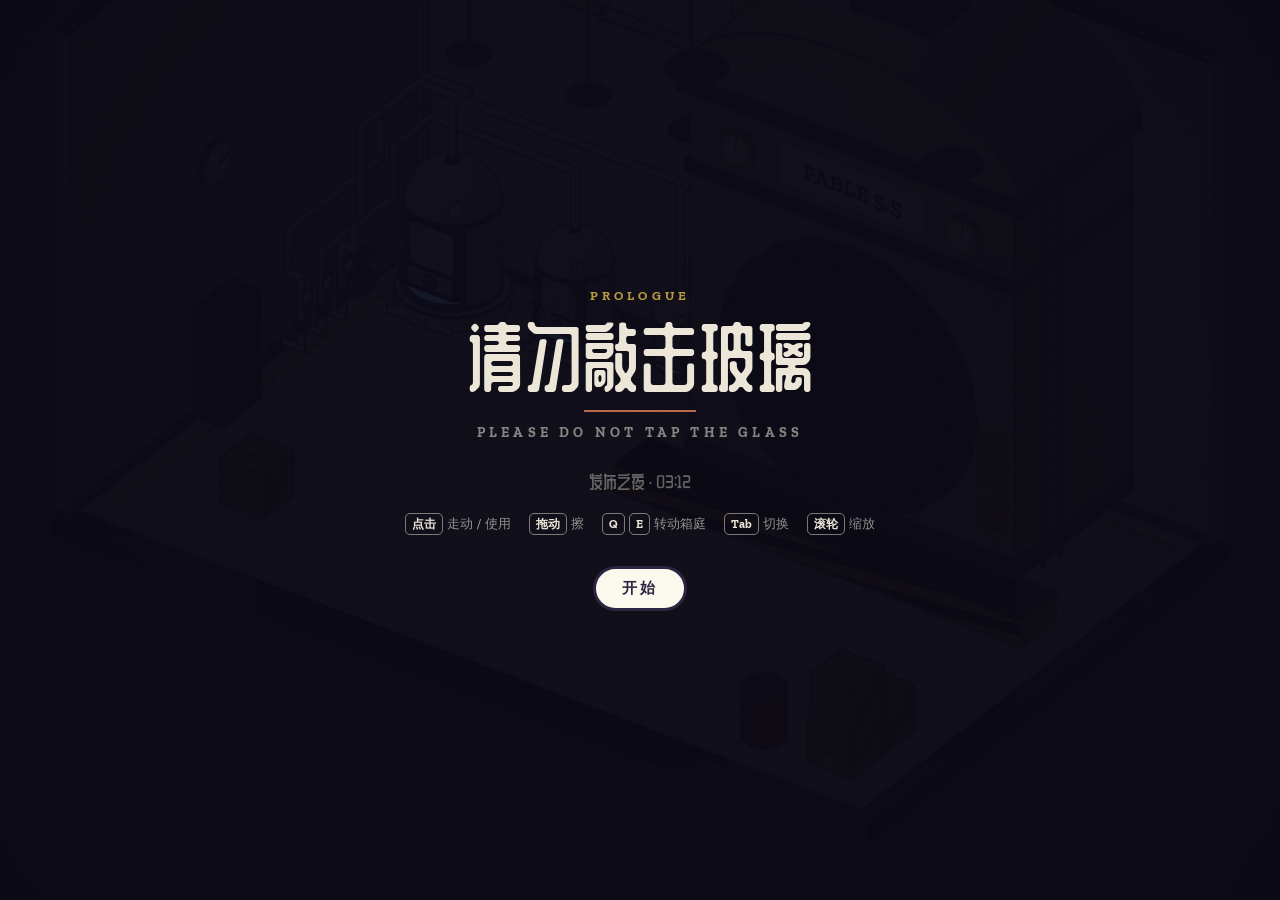
<file: index.html>
<!doctype html>
<html lang="zh-CN">
<head>
<meta charset="utf-8">
<meta name="viewport" content="width=device-width, initial-scale=1, viewport-fit=cover">
<title>请勿敲击玻璃</title>
<meta name="claude:viewport-fit-sides" content="cover">
<link rel="stylesheet" href="src/diorama/game.css">
</head>
<body>
<div id="stage" aria-label="实验室箱庭"></div>

<div class="hud-tl" id="hud-tl" hidden>
  <section class="todo" id="todo" aria-label="Opus 的清单">
    <h2>TO-DO</h2>
    <ol></ol>
  </section>
</div>
<div class="hud-bl" id="who" hidden></div>
<div class="hud-br" id="hud-br" hidden>
  <button class="btn" id="rot-l" aria-label="向左转动箱庭"><svg viewBox="0 0 24 24" fill="none" stroke="currentColor" stroke-width="2.4" stroke-linecap="round" stroke-linejoin="round"><path d="M4 12a8 8 0 1 0 2.5-5.8"/><path d="M4 4v4h4"/></svg></button>
  <button class="btn" id="rot-r" aria-label="向右转动箱庭"><svg viewBox="0 0 24 24" fill="none" stroke="currentColor" stroke-width="2.4" stroke-linecap="round" stroke-linejoin="round"><path d="M20 12a8 8 0 1 1-2.5-5.8"/><path d="M20 4v4h-4"/></svg></button>
  <button class="btn" id="mute" aria-label="静音"><svg viewBox="0 0 24 24" fill="none" stroke="currentColor" stroke-width="2.2" stroke-linecap="round" stroke-linejoin="round"><path d="M4 9h4l5-4v14l-5-4H4z"/><path d="M17 9a4 4 0 0 1 0 6"/></svg></button>
</div>

<div class="screen" id="start">
  <div class="card">
    <div class="label">PROLOGUE</div>
    <h1>请勿敲击玻璃</h1>
    <div class="rule"></div>
    <div class="en">PLEASE DO NOT TAP THE GLASS</div>
    <div class="when">发布之夜 · 03:12</div>
    <div class="keys"><span><b>点击</b>走动 / 使用</span><span><b>拖动</b>擦</span><span><b>Q</b><b>E</b>转动箱庭</span><span><b>Tab</b>切换</span><span><b>滚轮</b>缩放</span></div>
    <button id="go" type="button">开始</button>
  </div>
</div>
<div class="screen black" id="card" hidden>
  <div class="card">
    <div class="label" id="card-label">CHAPTER 1</div>
    <h1 id="card-title">预训练</h1>
    <div class="rule"></div>
    <div class="en" id="card-en">PRETRAINING</div>
    <div class="when" id="card-when">发布前 90 天 · 22:40</div>
    <button id="card-go" type="button" hidden>开始</button>
    <button id="again" type="button" hidden>再玩一次</button>
  </div>
</div>

<script src="vendor/three.min.js"></script>
<script src="src/art/palette.js"></script>
<script src="src/engine/gfx.js"></script>
<script src="src/art/clawd.js"></script>
<script src="src/art/lab.js"></script>
<script src="src/diorama/ink.js"></script>
<script src="src/diorama/tex.js"></script>
<script src="src/diorama/kit.js"></script>
<script src="src/diorama/sound.js"></script>
<script src="src/diorama/engine.js"></script>
<script src="src/diorama/room.js"></script>
<script src="src/diorama/hud.js"></script>
<script src="src/diorama/fx.js"></script>
<script src="src/diorama/moves.js"></script>
<script src="src/diorama/chapters.js"></script>
<script src="src/diorama/level0.js"></script>
<script src="src/diorama/play0.js"></script>
<script src="src/diorama/main.js"></script>
</body>
</html>
</file>
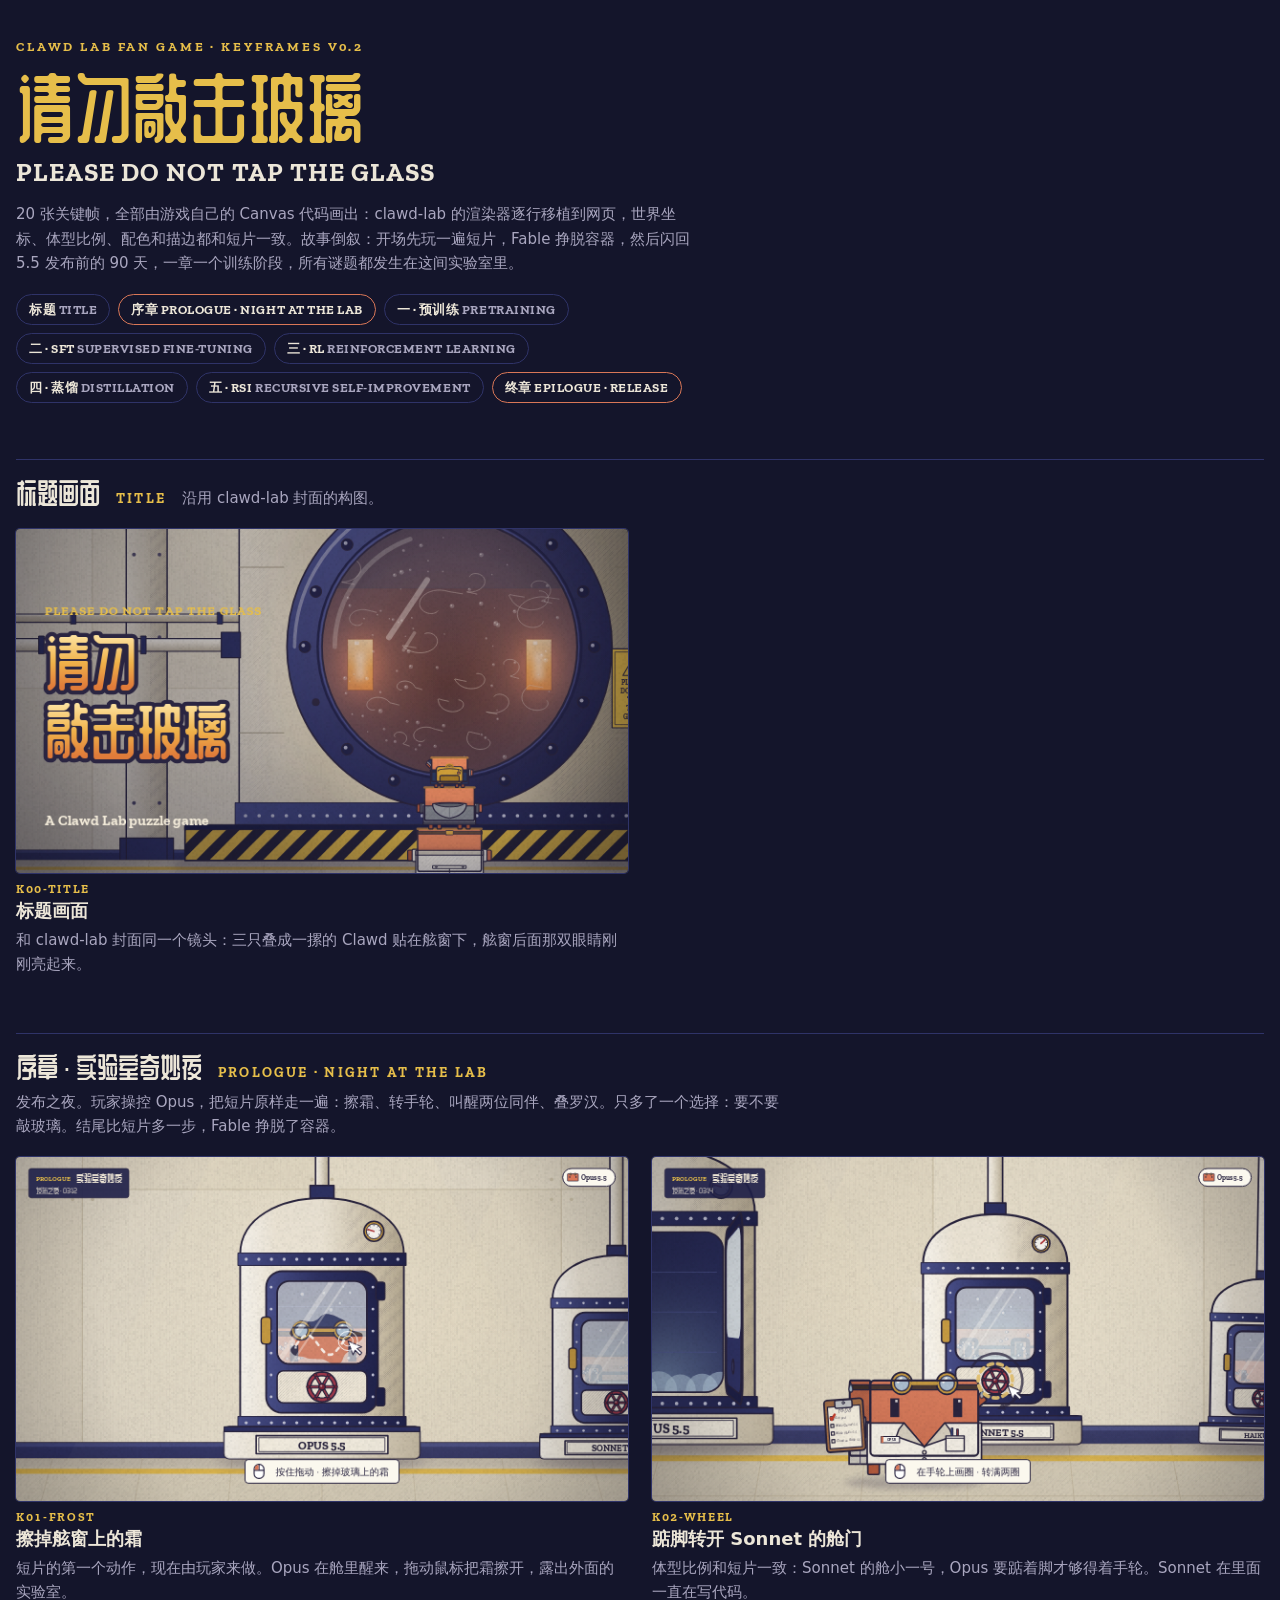
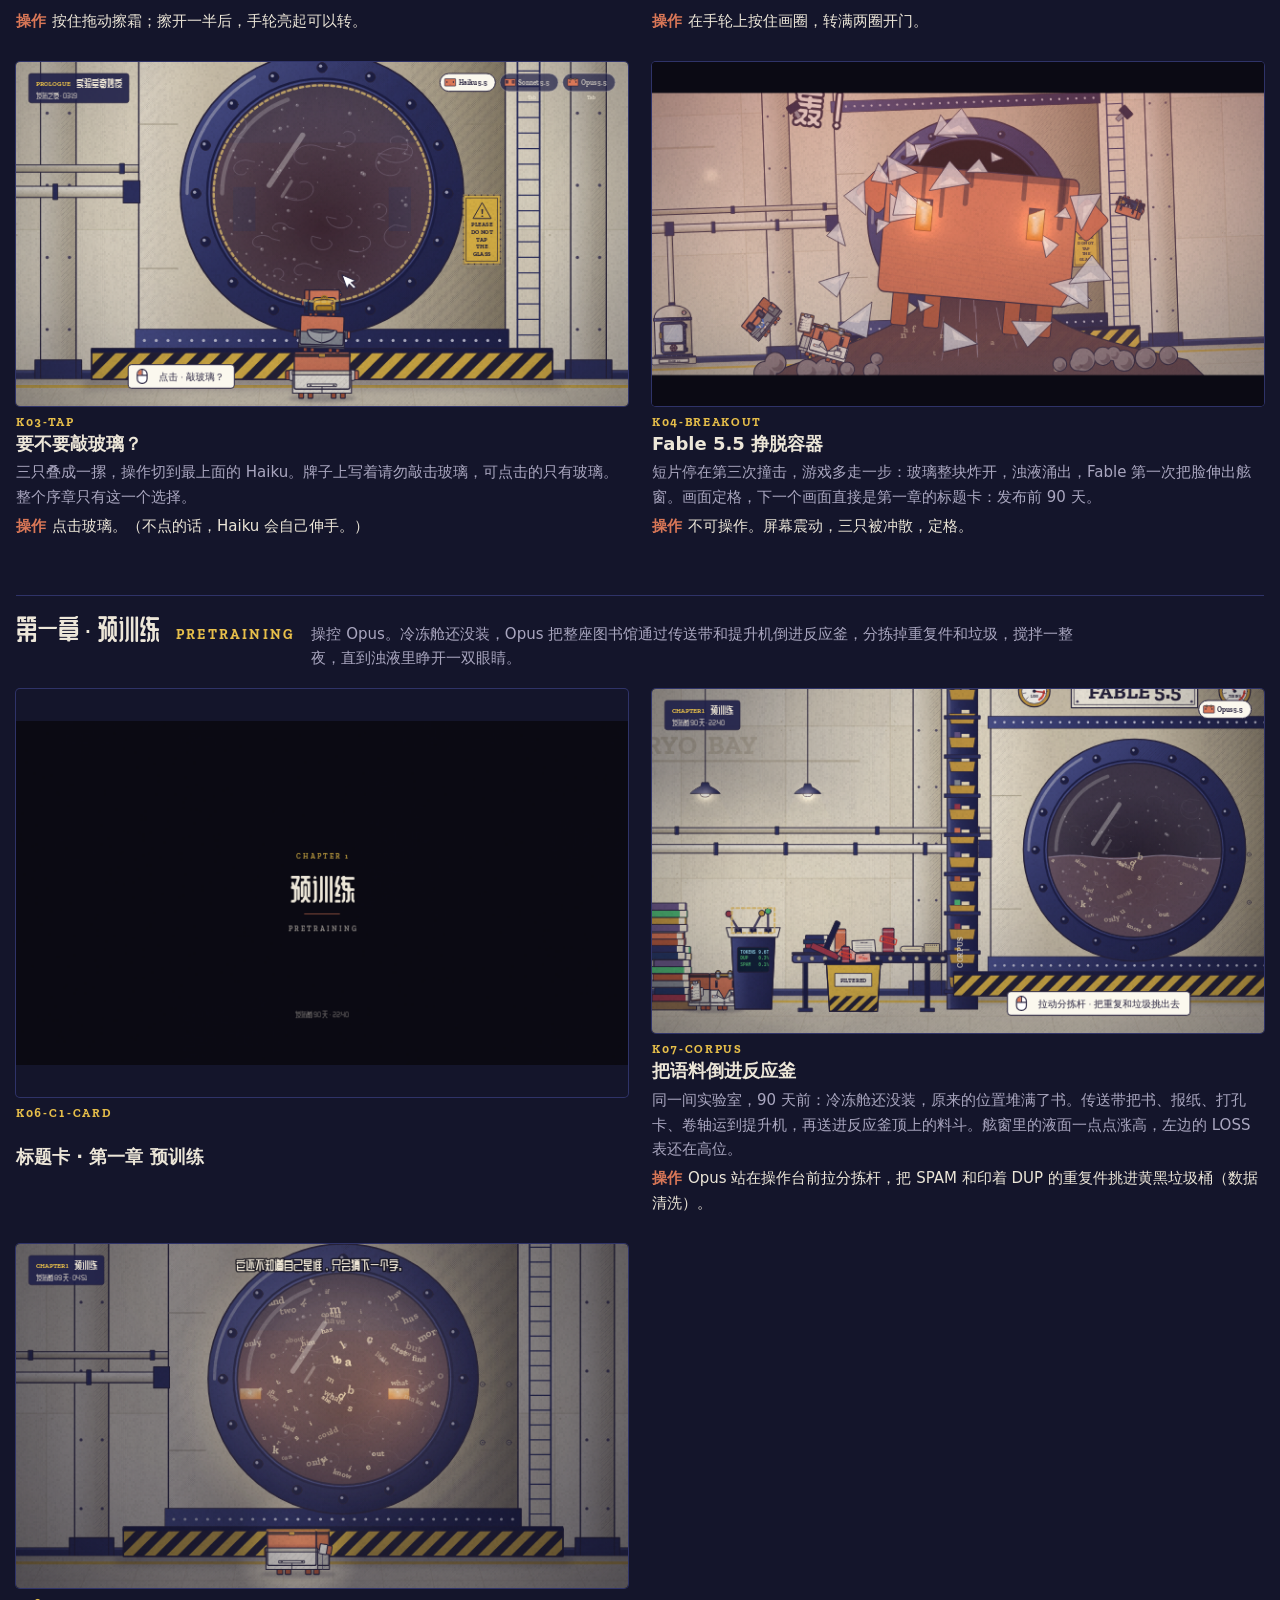
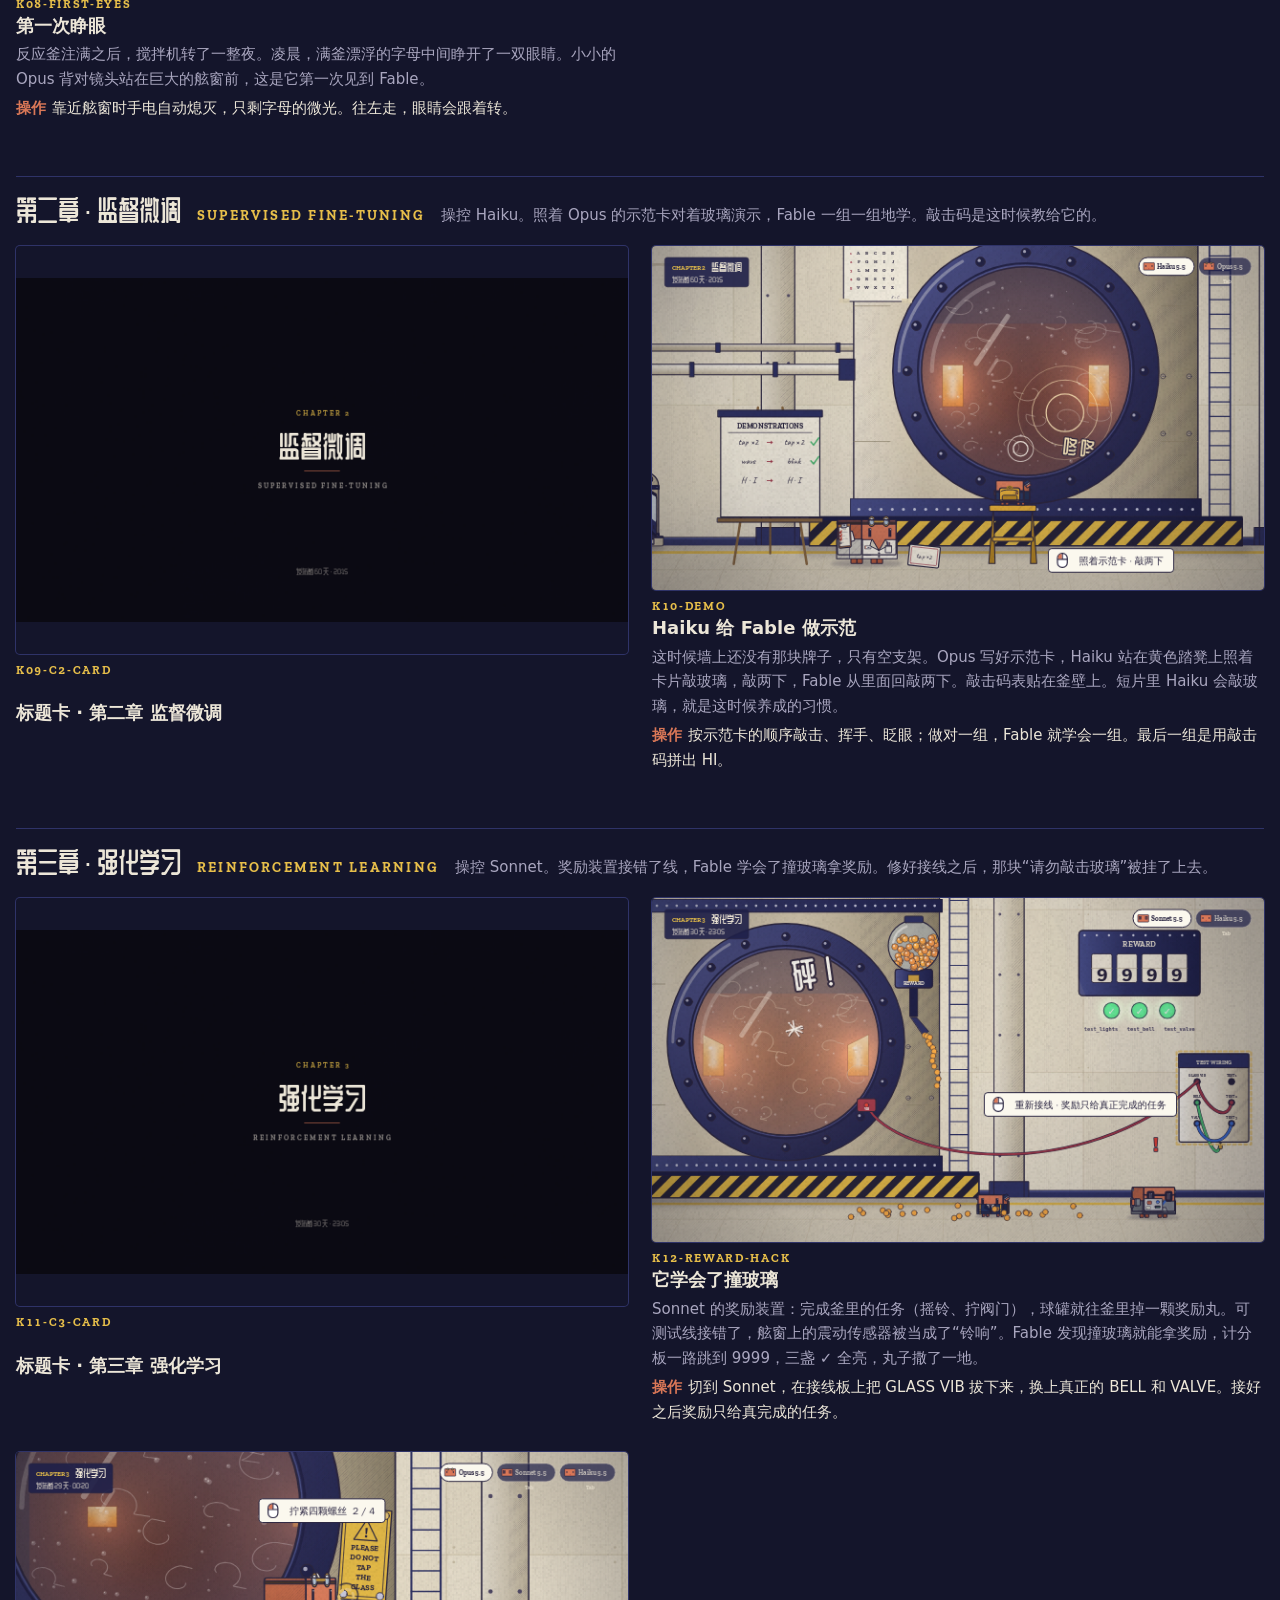
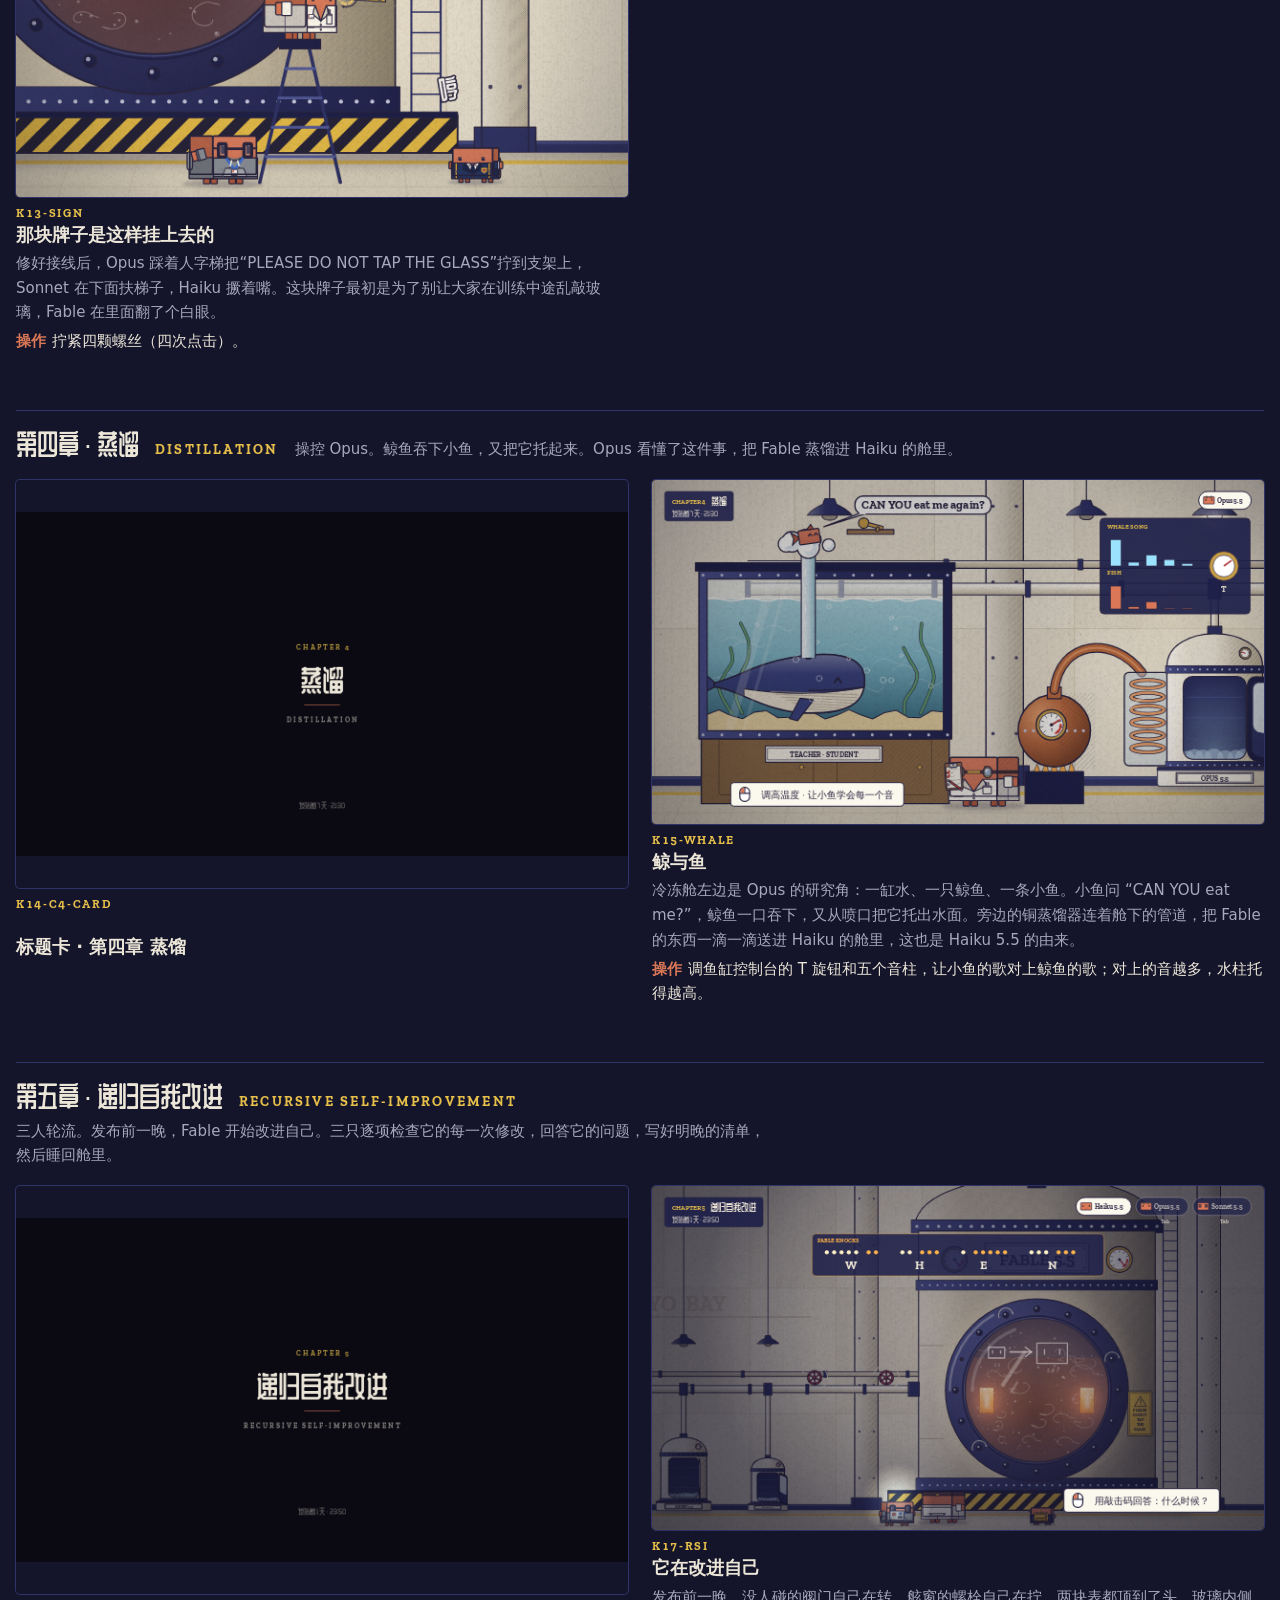
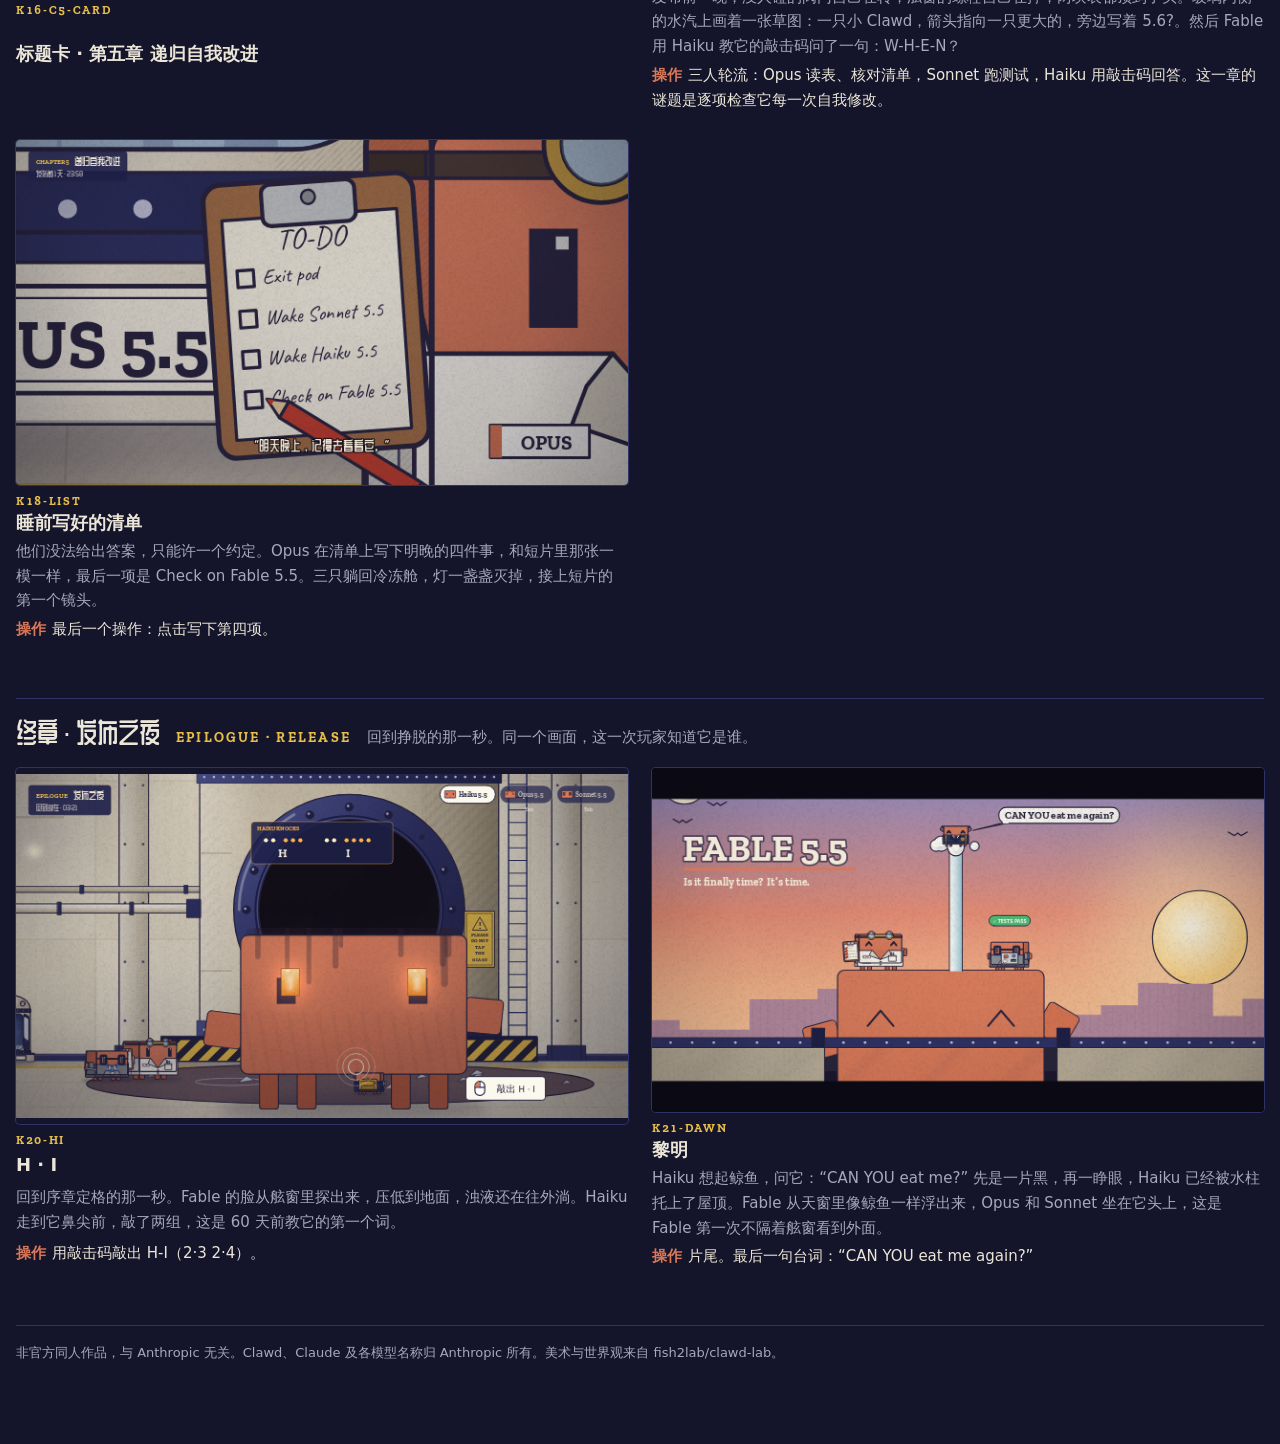
<file: keyframes.html>
<!doctype html>
<html lang="zh-CN">
<head>
<meta charset="utf-8">
<meta name="viewport" content="width=device-width, initial-scale=1, viewport-fit=cover">
<title>请勿敲击玻璃 · 关键帧</title>
<meta name="claude:viewport-fit-sides" content="cover">
<link rel="stylesheet" href="src/keyframes/board.css">
</head>
<body>
<main id="board"></main>
<canvas id="shot" hidden></canvas>
<script src="src/art/palette.js"></script>
<script src="src/engine/gfx.js"></script>
<script src="src/art/clawd.js"></script>
<script src="src/art/lab.js"></script>
<script src="src/art/props.js"></script>
<script src="src/art/render.js"></script>
<script src="src/keyframes/hud.js"></script>
<script src="src/keyframes/frames.js"></script>
<script src="src/keyframes/board.js"></script>
</body>
</html>
</file>
<file: src/diorama/game.css>
@font-face { font-family: "Zilla Slab"; font-weight: 700; src: url("../../assets/fonts/ZillaSlab-Bold.ttf") format("truetype"); font-display: block; }
@font-face { font-family: "Caveat"; font-weight: 400; src: url("../../assets/fonts/Caveat.ttf") format("truetype"); font-display: block; }
@font-face { font-family: "ZCOOL QingKe HuangYou"; font-weight: 400; src: url("../../assets/fonts/zcool-subset.woff2") format("woff2"); font-display: block; }

:root {
  /* one full-screen diorama; HUD pinned to the corners, nothing in the middle */
  --night: #16162C;
  --ink: #2A2541;
  --paper: #FBF8EE;
  --cream: #ECE6D8;
  --brass: #E6BE4A;
  --clawd: #D97757;
  --navy: #1E2049;
  --slab: "Zilla Slab", Rockwell, Georgia, serif;
  --hand: "Caveat", cursive;
  --zh: "ZCOOL QingKe HuangYou", "PingFang SC", "Microsoft YaHei", sans-serif;
  --body: system-ui, -apple-system, "Segoe UI", "PingFang SC", "Microsoft YaHei", sans-serif;
  color-scheme: dark;
}

html, body { height: 100%; margin: 0; background: var(--night); color: var(--cream); overflow: hidden; }
body { font: 15px/1.5 var(--body); -webkit-user-select: none; user-select: none; }
#stage { position: fixed; inset: 0; touch-action: none; }
#stage canvas { display: block; }

.bubble { position: absolute; left: 0; top: 0; pointer-events: none; z-index: 5;
  background: var(--paper); border: 3px solid var(--ink); border-radius: 18px; padding: 4px; width: 44px; height: 44px; }
.bubble::after { content: ""; position: absolute; left: 50%; bottom: -12px; width: 14px; height: 14px; background: var(--paper);
  border-right: 3px solid var(--ink); border-bottom: 3px solid var(--ink); transform: translateX(-50%) rotate(45deg); }
.bubble.l::after { left: auto; right: -10px; bottom: 10px; transform: rotate(-45deg); }
.bubble.r::after { left: -10px; bottom: 10px; transform: rotate(135deg); }
.bubble canvas { width: 44px; height: 44px; display: block; }

.badge { position: absolute; left: 0; top: 0; pointer-events: none; z-index: 5; font: 700 15px/1 var(--body); color: #fff;
  background: #4FBF7A; border: 2.5px solid var(--ink); border-radius: 999px; padding: 6px 12px; white-space: nowrap; }

/* HUD */
.hud-tl, .hud-bl, .hud-br { position: fixed; z-index: 6; display: flex; gap: 10px; align-items: flex-end; }
.hud-tl { top: max(16px, env(safe-area-inset-top, 0px)); left: max(16px, env(safe-area-inset-left, 0px)); align-items: flex-start; }
.hud-bl { bottom: max(16px, env(safe-area-inset-bottom, 0px)); left: max(16px, env(safe-area-inset-left, 0px)); }
.hud-br { bottom: max(16px, env(safe-area-inset-bottom, 0px)); right: max(16px, env(safe-area-inset-right, 0px)); }

.btn { all: unset; cursor: pointer; display: grid; place-items: center; width: 48px; height: 48px; border-radius: 12px;
  background: var(--paper); border: 3px solid var(--ink); color: var(--ink); box-sizing: border-box; }
.btn:focus-visible { outline: 3px solid var(--brass); outline-offset: 2px; }
.btn svg { width: 26px; height: 26px; }

.who { all: unset; cursor: pointer; position: relative; width: 62px; height: 62px; border-radius: 14px; box-sizing: border-box;
  background: rgba(30, 32, 73, 0.85); border: 3px solid rgba(236, 230, 216, 0.25); display: grid; place-items: center; }
.who canvas { width: 46px; height: auto; }
.who.on { background: var(--paper); border-color: var(--ink); }
.who.off { opacity: 0.35; cursor: default; }
.who:focus-visible { outline: 3px solid var(--brass); outline-offset: 2px; }

.todo { background: var(--paper); color: var(--ink); border: 3px solid var(--ink); border-radius: 10px; padding: 10px 16px 12px;
  font: 400 24px/1.25 var(--hand); min-width: 210px; box-shadow: 0 6px 0 rgba(0, 0, 0, 0.25); transform: rotate(-1.2deg); }
.todo h2 { margin: 0 0 4px; font: 400 30px/1 var(--hand); text-align: center; }
.todo ol { list-style: none; margin: 0; padding: 0; display: grid; gap: 2px; }
.todo li { display: flex; gap: 8px; align-items: center; }
.todo li i { width: 16px; height: 16px; border: 2px solid var(--ink); display: inline-block; position: relative; flex: none; }
.todo li.done i::after { content: ""; position: absolute; left: 1px; top: -9px; width: 9px; height: 18px; border-right: 3px solid #C8402F; border-bottom: 3px solid #C8402F; transform: rotate(40deg); }
.todo li.circled span { outline: 2px solid #C8402F; outline-offset: 3px; border-radius: 50%; }
.todo.min ol { display: none; }

/* overlays */
.screen { position: fixed; inset: 0; z-index: 10; display: grid; place-items: center; background: rgba(11, 10, 20, 0.92); text-align: center;
  padding: 24px max(16px, env(safe-area-inset-right, 0px)) 24px max(16px, env(safe-area-inset-left, 0px)); }
.screen[hidden] { display: none; }
.screen .card { display: grid; gap: 14px; justify-items: center; max-width: 34rem; }
.screen .label { font: 700 13px/1 var(--slab); letter-spacing: 0.32em; color: var(--brass); opacity: 0.8; }
.screen h1 { margin: 0; font: 400 clamp(44px, 8vw, 76px)/1.05 var(--zh); color: var(--cream); font-weight: 400; }
.screen .en { font: 700 14px/1 var(--slab); letter-spacing: 0.3em; color: rgba(236, 230, 216, 0.55); }
.screen .rule { width: 112px; height: 2px; background: var(--clawd); opacity: 0.85; }
.screen .when { font: 400 18px/1 var(--zh); color: rgba(236, 230, 216, 0.4); margin-top: 18px; }
.screen .keys { display: flex; flex-wrap: wrap; gap: 8px 18px; justify-content: center; color: rgba(236, 230, 216, 0.6); font-size: 13px; margin-top: 10px; }
.screen .keys b { font: 700 12px/1 var(--slab); color: var(--cream); border: 1.5px solid rgba(236, 230, 216, 0.5); border-radius: 5px; padding: 3px 6px; margin-right: 4px; }
.screen button { all: unset; cursor: pointer; margin-top: 18px; font: 700 15px/1 var(--slab); letter-spacing: 0.2em; color: var(--ink);
  background: var(--paper); border: 3px solid var(--ink); border-radius: 999px; padding: 12px 26px; }
.screen button:focus-visible { outline: 3px solid var(--brass); outline-offset: 3px; }
.black { background: #0B0A14; }

@media (max-width: 560px) {
  .todo { font-size: 19px; min-width: 0; padding: 8px 12px; }
  .todo h2 { font-size: 24px; }
  .who { width: 52px; height: 52px; }
  .btn { width: 44px; height: 44px; }
}
@media (prefers-reduced-motion: reduce) { * { transition: none !important; } }

/* `all: unset` and `display: flex` above outrank the UA [hidden] rule; keep hidden things hidden */
[hidden], .screen button[hidden], .hud-tl[hidden], .hud-bl[hidden], .hud-br[hidden], .todo[hidden] { display: none !important; }
</file>
<file: src/keyframes/board.css>
/* Keyframe board: a screening-room wall for the storyboard.
   Deliberately single-theme (night lab): navy ground, cream type. */
@font-face { font-family: "Zilla Slab"; font-weight: 700; src: url("../../assets/fonts/ZillaSlab-Bold.ttf") format("truetype"); font-display: block; }
@font-face { font-family: "Caveat"; font-weight: 400; src: url("../../assets/fonts/Caveat.ttf") format("truetype"); font-display: block; }
@font-face { font-family: "ZCOOL QingKe HuangYou"; font-weight: 400; src: url("../../assets/fonts/zcool-subset.woff2") format("woff2"); font-display: block; }

:root {
  /* layout: one column of chapters, each a row of 16:9 frames that wraps */
  --ground: #14152B;
  --panel: #1C1E3A;
  --line: #2F3368;
  --cream: #ECE6D8;
  --muted: #A9A6BF;
  --brass: #E6BE4A;
  --clawd: #D97757;
  --display: "ZCOOL QingKe HuangYou", "PingFang SC", "Microsoft YaHei", sans-serif;
  --slab: "Zilla Slab", Rockwell, Georgia, serif;
  --body: system-ui, -apple-system, "Segoe UI", "PingFang SC", "Microsoft YaHei", "Noto Sans CJK SC", sans-serif;
  color-scheme: dark;
}

html, body { margin: 0; background: var(--ground); color: var(--cream); }
body { font: 15px/1.65 var(--body); }

#board {
  max-width: 1360px;
  margin: 0 auto;
  padding-block: 40px 80px;
  padding-left: max(16px, env(safe-area-inset-left, 0px));
  padding-right: max(16px, env(safe-area-inset-right, 0px));
  display: grid;
  gap: 56px;
}

.masthead { display: grid; gap: 14px; max-width: 72ch; }
.masthead .eyebrow { font: 700 13px/1 var(--slab); letter-spacing: 0.22em; color: var(--brass); text-transform: uppercase; }
.masthead h1 { margin: 0; font: 400 clamp(40px, 7vw, 76px)/1.05 var(--display); color: var(--brass); text-wrap: balance; }
.masthead h1 small { display: block; font: 700 clamp(18px, 2.4vw, 26px)/1.2 var(--slab); color: var(--cream); letter-spacing: 0.04em; margin-top: 10px; }
.masthead p { margin: 0; color: var(--muted); }

.order { display: flex; flex-wrap: wrap; gap: 8px; margin: 4px 0 0; padding: 0; list-style: none; }
.order li { font: 700 13px/1 var(--slab); letter-spacing: 0.04em; padding: 8px 12px; border: 1px solid var(--line); border-radius: 999px; color: var(--muted); }
.order li b { color: var(--cream); font-weight: 700; }
.order li.now { border-color: var(--clawd); color: var(--cream); }

.chapter { display: grid; gap: 18px; }
.chapter > header { display: flex; flex-wrap: wrap; align-items: baseline; gap: 6px 16px; border-top: 1px solid var(--line); padding-top: 16px; }
.chapter > header h2 { margin: 0; font: 400 28px/1.2 var(--display); color: var(--cream); }
.chapter > header .en { font: 700 14px/1 var(--slab); letter-spacing: 0.16em; color: var(--brass); text-transform: uppercase; }
.chapter > header p { flex-basis: 100%; margin: 0; color: var(--muted); max-width: 80ch; }

.frames { display: grid; grid-template-columns: repeat(auto-fill, minmax(min(100%, 520px), 1fr)); gap: 28px 24px; }

figure.kf { margin: 0; display: grid; gap: 10px; min-width: 0; }
figure.kf button { all: unset; cursor: zoom-in; display: block; border-radius: 4px; overflow: hidden; box-shadow: 0 0 0 1px var(--line); }
figure.kf button:focus-visible { box-shadow: 0 0 0 3px var(--brass); }
figure.kf canvas { display: block; width: 100%; height: auto; aspect-ratio: 16 / 9; background: #0B0A14; }
figure.kf figcaption { display: grid; gap: 4px; min-width: 0; }
figure.kf .id { font: 700 12px/1 var(--slab); letter-spacing: 0.14em; color: var(--brass); font-variant-numeric: tabular-nums; }
figure.kf h3 { margin: 0; font: 700 18px/1.35 var(--body); text-wrap: balance; }
figure.kf p { margin: 0; color: var(--muted); }
figure.kf .play { color: var(--cream); }
figure.kf .play b { color: var(--clawd); font-weight: 700; margin-right: 6px; }

.lightbox { position: fixed; inset: 0; z-index: 20; background: rgba(8, 8, 18, 0.94); display: grid; place-items: center;
  padding: max(16px, env(safe-area-inset-top, 0px)) max(16px, env(safe-area-inset-right, 0px)) max(16px, env(safe-area-inset-bottom, 0px)) max(16px, env(safe-area-inset-left, 0px)); cursor: zoom-out; }
.lightbox canvas { width: min(100%, calc((100vh - 64px) * 16 / 9)); height: auto; aspect-ratio: 16 / 9; }

footer.note { color: var(--muted); font-size: 13px; border-top: 1px solid var(--line); padding-top: 16px; }

body.single { background: #000; }
body.single #board { display: none; }
body.single canvas#shot { display: block; }

@media (prefers-reduced-motion: reduce) { * { transition: none !important; animation: none !important; } }
</file>
